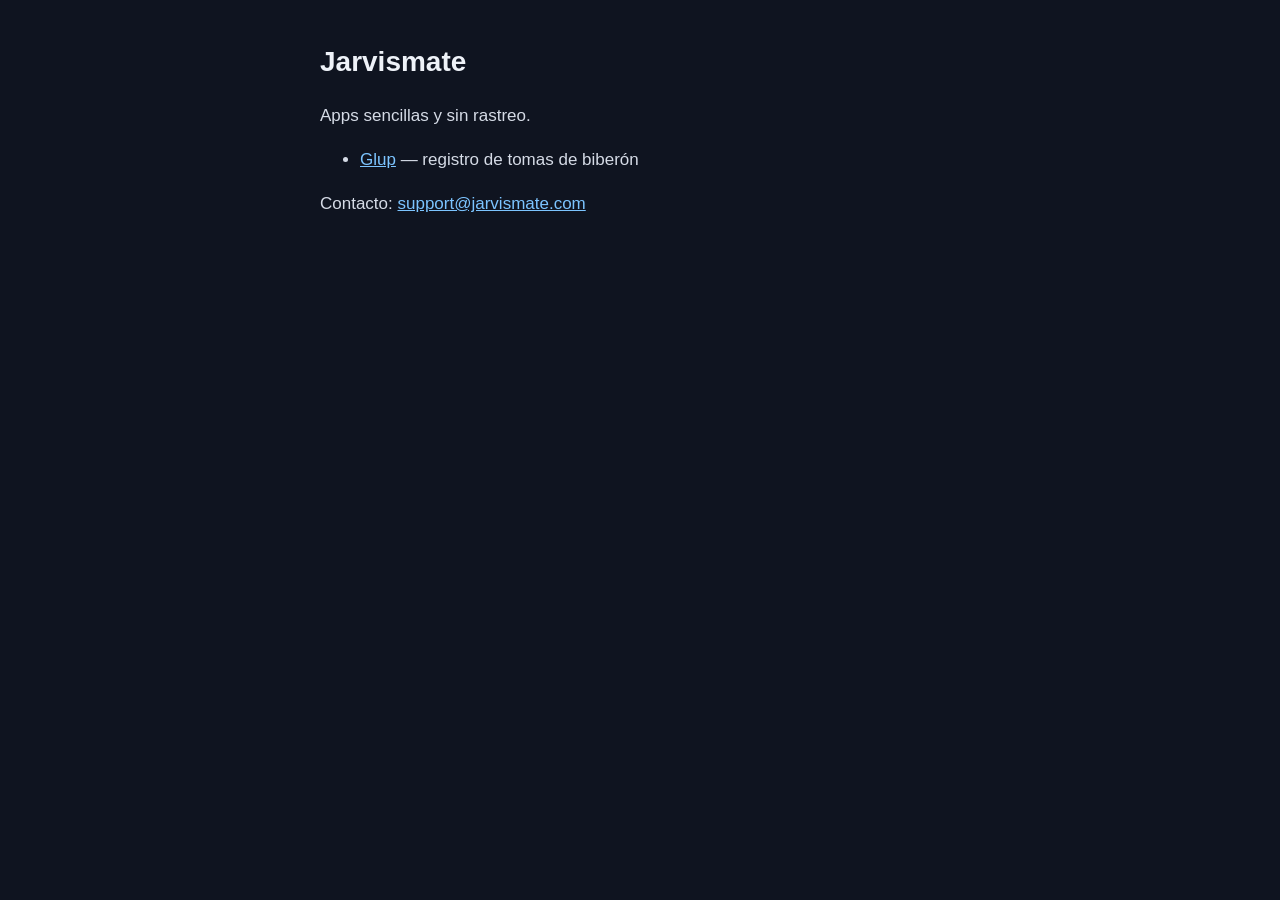
<file: index.html>
<!doctype html>
<html lang="es"><head><meta charset="utf-8"><meta name="viewport" content="width=device-width,initial-scale=1">
<title>Jarvismate</title><link rel="stylesheet" href="glup/style.css"></head>
<body><main><h1>Jarvismate</h1><p>Apps sencillas y sin rastreo.</p>
<ul><li><a href="glup/">Glup</a> — registro de tomas de biberón</li></ul>
<p>Contacto: <a href="mailto:support@jarvismate.com">support@jarvismate.com</a></p></main></body></html>
</file>
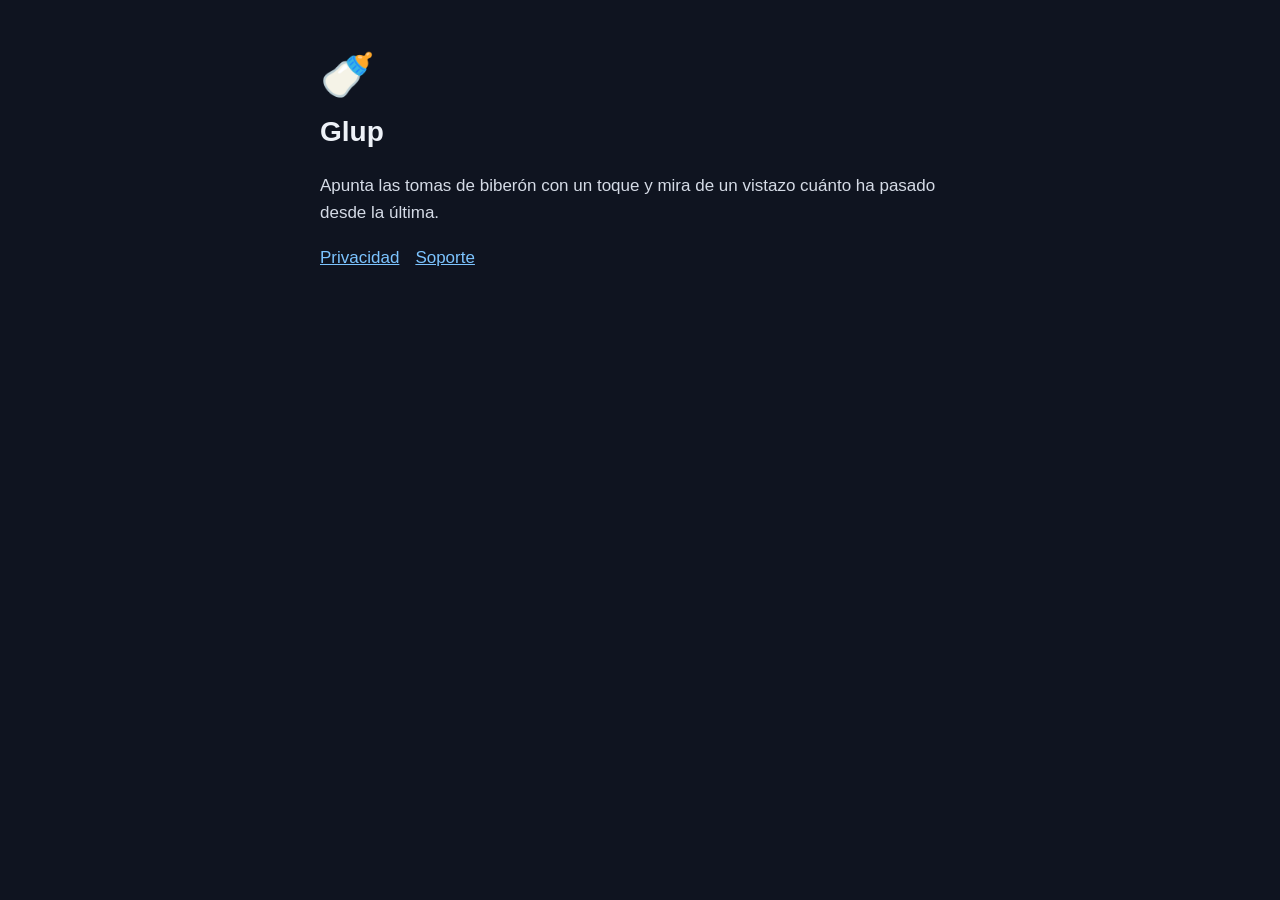
<file: glup/index.html>
<!doctype html><html lang="es"><head><meta charset="utf-8"><meta name="viewport" content="width=device-width,initial-scale=1"><title>Glup</title><link rel="stylesheet" href="style.css"></head>
<body><main><div class="logo">🍼</div><h1>Glup</h1><p>Apunta las tomas de biberón con un toque y mira de un vistazo cuánto ha pasado desde la última.</p>
<nav><a href="privacidad/">Privacidad</a><a href="soporte/">Soporte</a></nav></main></body></html>
</file>
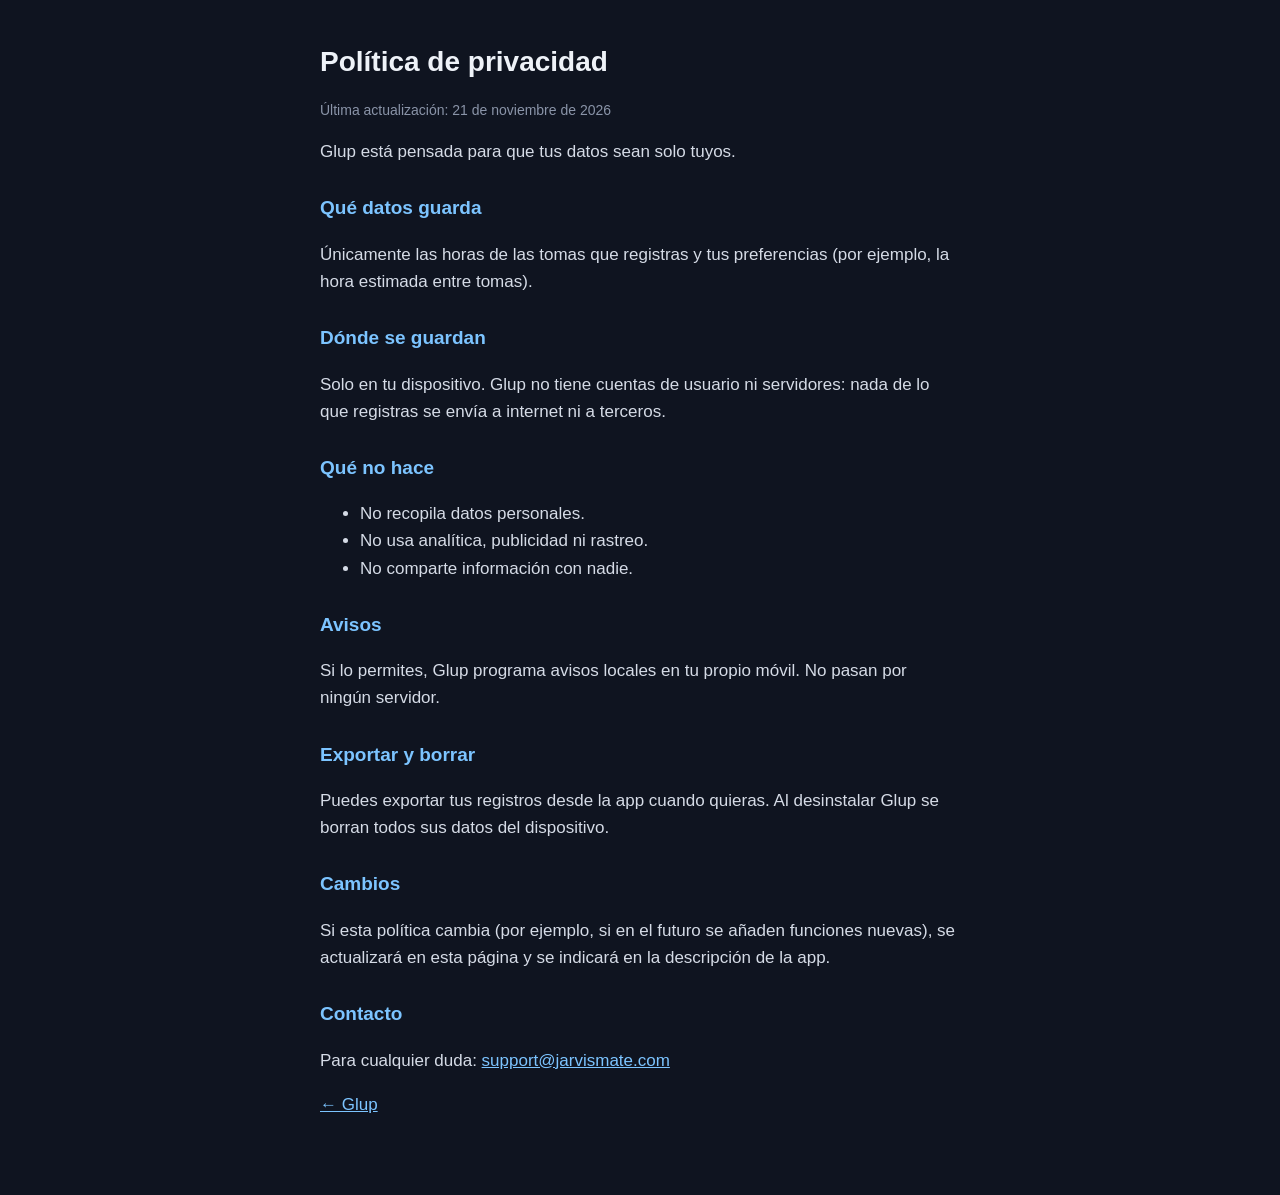
<file: glup/privacidad/index.html>
<!doctype html><html lang="es"><head><meta charset="utf-8"><meta name="viewport" content="width=device-width,initial-scale=1"><title>Glup · Política de privacidad</title><link rel="stylesheet" href="../style.css"></head>
<body><main><h1>Política de privacidad</h1><p class="dim">Última actualización: 21 de noviembre de 2026</p>
<p>Glup está pensada para que tus datos sean solo tuyos.</p>
<h2>Qué datos guarda</h2><p>Únicamente las horas de las tomas que registras y tus preferencias (por ejemplo, la hora estimada entre tomas).</p>
<h2>Dónde se guardan</h2><p>Solo en tu dispositivo. Glup no tiene cuentas de usuario ni servidores: nada de lo que registras se envía a internet ni a terceros.</p>
<h2>Qué no hace</h2><ul><li>No recopila datos personales.</li><li>No usa analítica, publicidad ni rastreo.</li><li>No comparte información con nadie.</li></ul>
<h2>Avisos</h2><p>Si lo permites, Glup programa avisos locales en tu propio móvil. No pasan por ningún servidor.</p>
<h2>Exportar y borrar</h2><p>Puedes exportar tus registros desde la app cuando quieras. Al desinstalar Glup se borran todos sus datos del dispositivo.</p>
<h2>Cambios</h2><p>Si esta política cambia (por ejemplo, si en el futuro se añaden funciones nuevas), se actualizará en esta página y se indicará en la descripción de la app.</p>
<h2>Contacto</h2><p>Para cualquier duda: <a href="mailto:support@jarvismate.com">support@jarvismate.com</a></p>
<p><a href="../">← Glup</a></p></main></body></html>
</file>
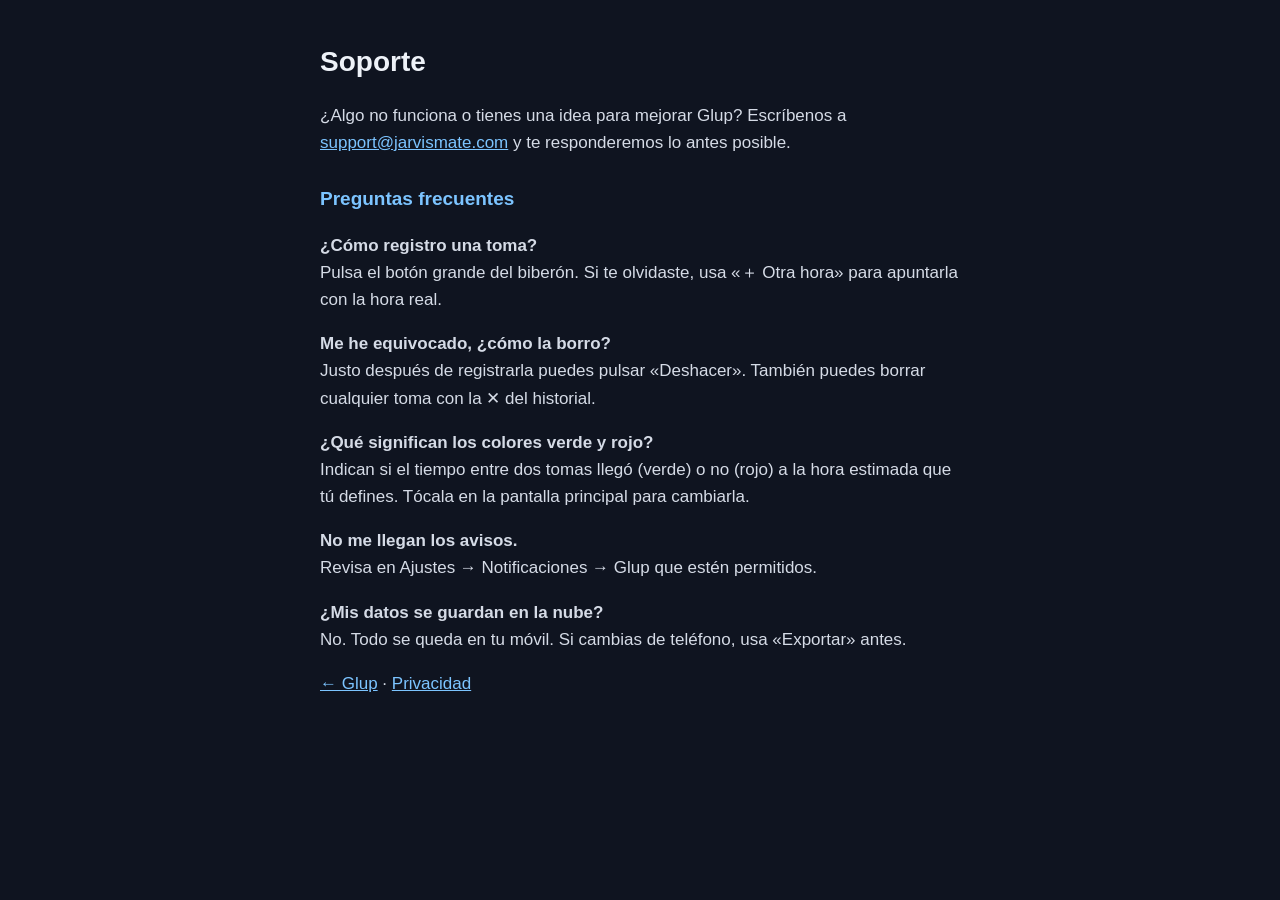
<file: glup/soporte/index.html>
<!doctype html><html lang="es"><head><meta charset="utf-8"><meta name="viewport" content="width=device-width,initial-scale=1"><title>Glup · Soporte</title><link rel="stylesheet" href="../style.css"></head>
<body><main><h1>Soporte</h1>
<p>¿Algo no funciona o tienes una idea para mejorar Glup? Escríbenos a <a href="mailto:support@jarvismate.com">support@jarvismate.com</a> y te responderemos lo antes posible.</p>
<h2>Preguntas frecuentes</h2>
<p><strong>¿Cómo registro una toma?</strong><br>Pulsa el botón grande del biberón. Si te olvidaste, usa «＋ Otra hora» para apuntarla con la hora real.</p>
<p><strong>Me he equivocado, ¿cómo la borro?</strong><br>Justo después de registrarla puedes pulsar «Deshacer». También puedes borrar cualquier toma con la ✕ del historial.</p>
<p><strong>¿Qué significan los colores verde y rojo?</strong><br>Indican si el tiempo entre dos tomas llegó (verde) o no (rojo) a la hora estimada que tú defines. Tócala en la pantalla principal para cambiarla.</p>
<p><strong>No me llegan los avisos.</strong><br>Revisa en Ajustes → Notificaciones → Glup que estén permitidos.</p>
<p><strong>¿Mis datos se guardan en la nube?</strong><br>No. Todo se queda en tu móvil. Si cambias de teléfono, usa «Exportar» antes.</p>
<p><a href="../">← Glup</a> · <a href="../privacidad/">Privacidad</a></p></main></body></html>
</file>
<file: glup/style.css>
body{margin:0;background:#0f1420;color:#eef2f8;font:17px/1.6 -apple-system,BlinkMacSystemFont,"Segoe UI",Roboto,sans-serif}
main{max-width:640px;margin:0 auto;padding:40px 22px 60px}
h1{font-size:28px;margin:0 0 4px}h2{font-size:19px;margin:28px 0 6px;color:#7cc4ff}
p,li{color:#d5dbe6}.dim{color:#8a94a8;font-size:14px}a{color:#7cc4ff}
.logo{font-size:44px}nav a{margin-right:16px}
</file>
